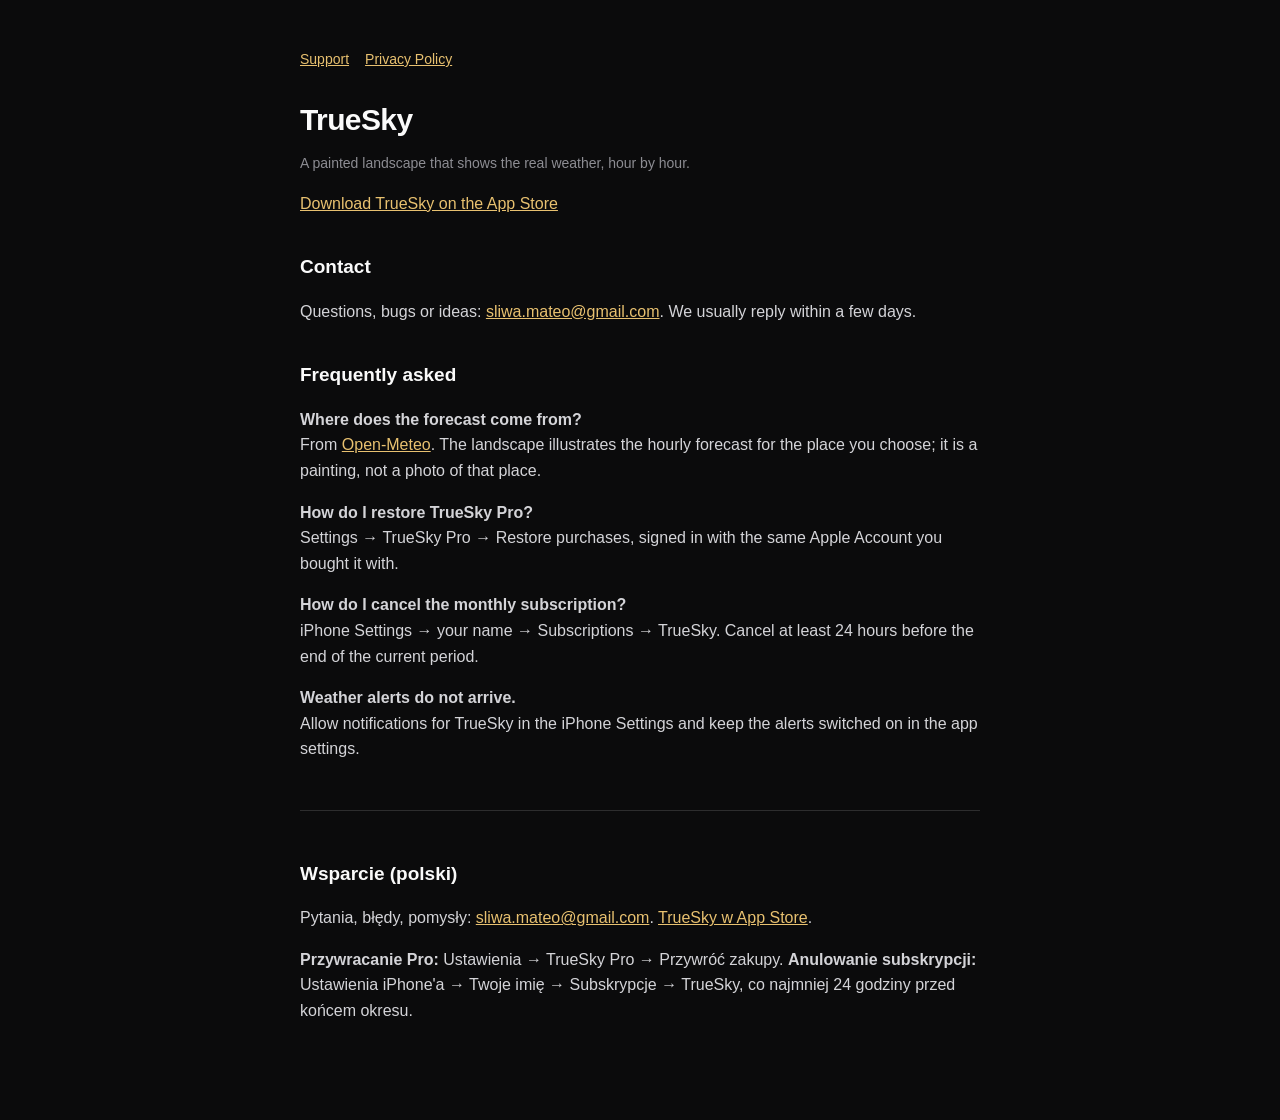
<file: index.html>
<!doctype html><html lang="en"><head><meta charset="utf-8"><meta name="viewport" content="width=device-width,initial-scale=1">
<title>TrueSky: Support</title><link rel="stylesheet" href="style.css"></head><body><main>
<nav><a href="./">Support</a><a href="privacy.html">Privacy Policy</a></nav>
<h1>TrueSky</h1>
<p class="muted">A painted landscape that shows the real weather, hour by hour.</p>
<p><a href="https://apps.apple.com/app/truesky-weather/id6816346955">Download TrueSky on the App Store</a></p>
<h2>Contact</h2>
<p>Questions, bugs or ideas: <a href="mailto:sliwa.mateo@gmail.com">sliwa.mateo@gmail.com</a>. We usually reply within a few days.</p>
<h2>Frequently asked</h2>
<p><strong>Where does the forecast come from?</strong><br>From <a href="https://open-meteo.com/">Open-Meteo</a>. The landscape illustrates the hourly forecast for the place you choose; it is a painting, not a photo of that place.</p>
<p><strong>How do I restore TrueSky Pro?</strong><br>Settings → TrueSky Pro → Restore purchases, signed in with the same Apple Account you bought it with.</p>
<p><strong>How do I cancel the monthly subscription?</strong><br>iPhone Settings → your name → Subscriptions → TrueSky. Cancel at least 24 hours before the end of the current period.</p>
<p><strong>Weather alerts do not arrive.</strong><br>Allow notifications for TrueSky in the iPhone Settings and keep the alerts switched on in the app settings.</p>
<hr>
<h2>Wsparcie (polski)</h2>
<p>Pytania, błędy, pomysły: <a href="mailto:sliwa.mateo@gmail.com">sliwa.mateo@gmail.com</a>. <a href="https://apps.apple.com/pl/app/truesky-weather/id6816346955">TrueSky w App Store</a>.</p>
<p><strong>Przywracanie Pro:</strong> Ustawienia → TrueSky Pro → Przywróć zakupy. <strong>Anulowanie subskrypcji:</strong> Ustawienia iPhone'a → Twoje imię → Subskrypcje → TrueSky, co najmniej 24 godziny przed końcem okresu.</p>
</main></body></html>
</file>
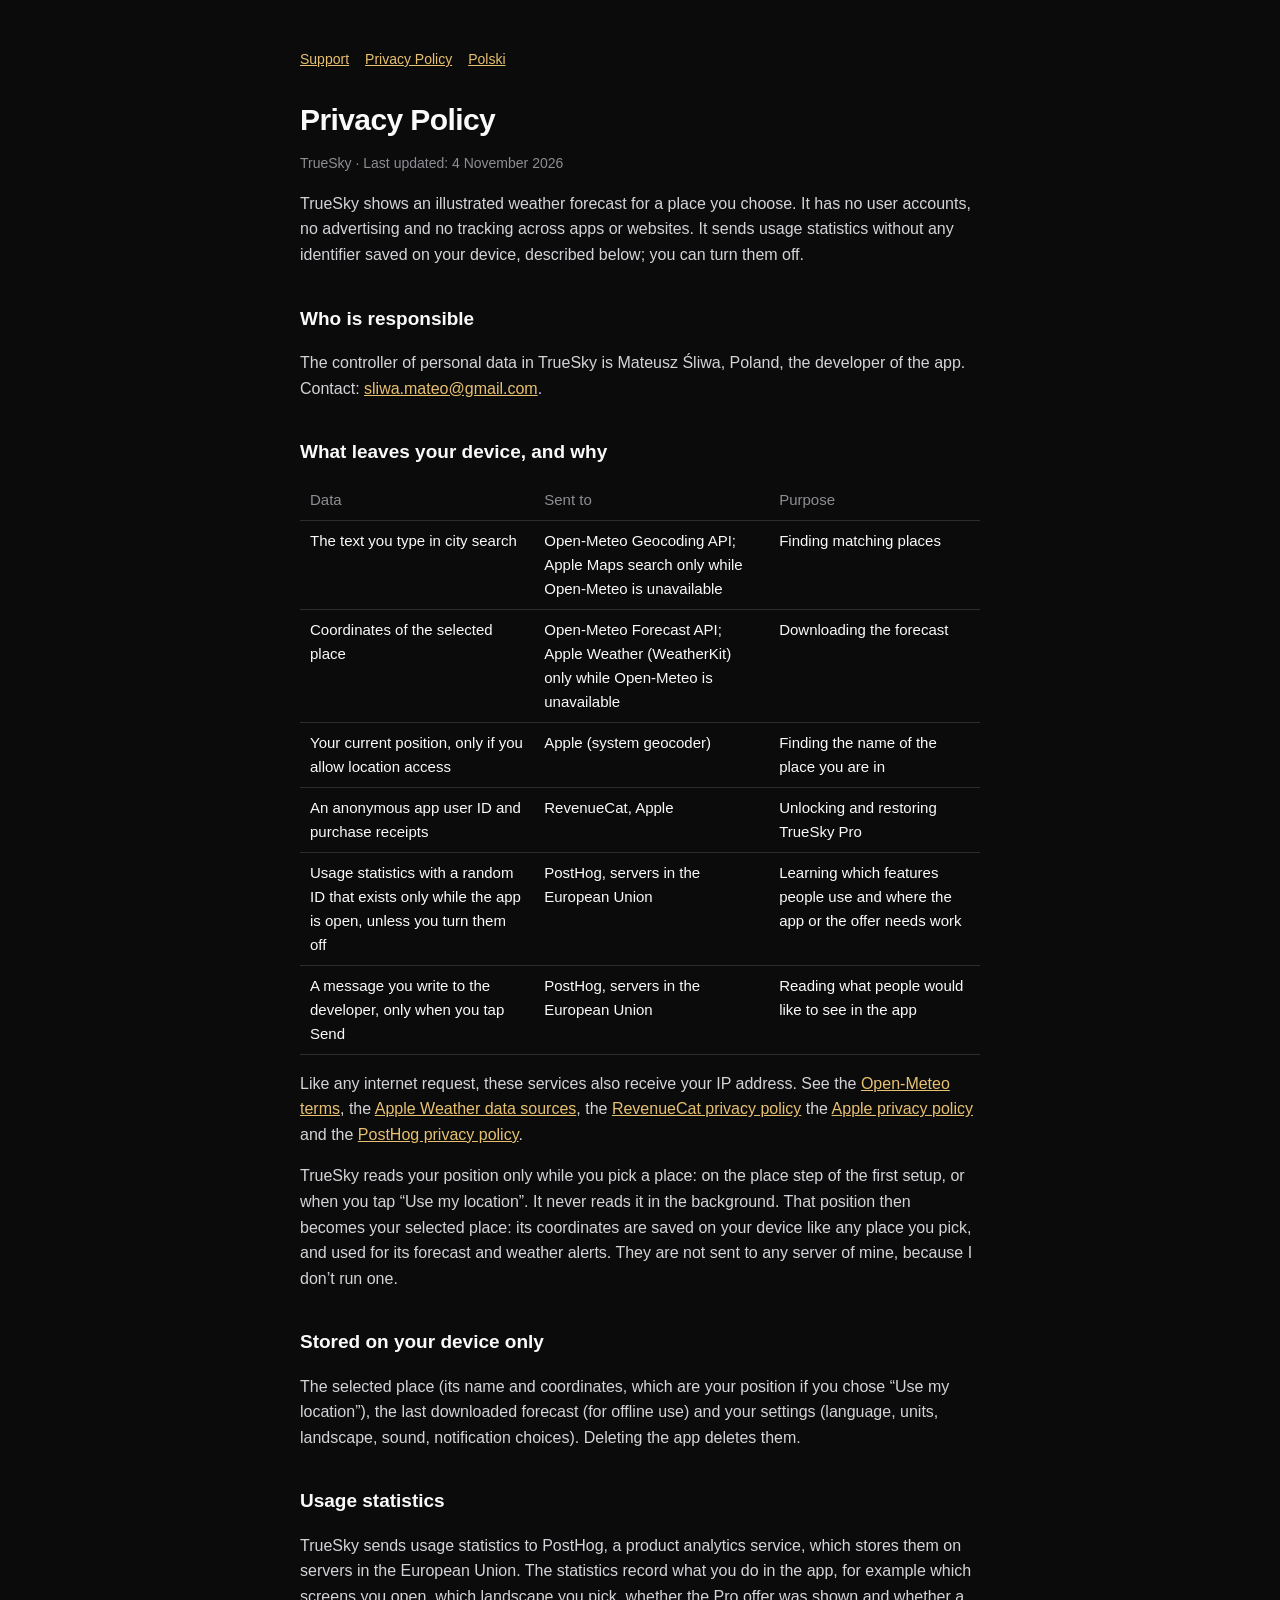
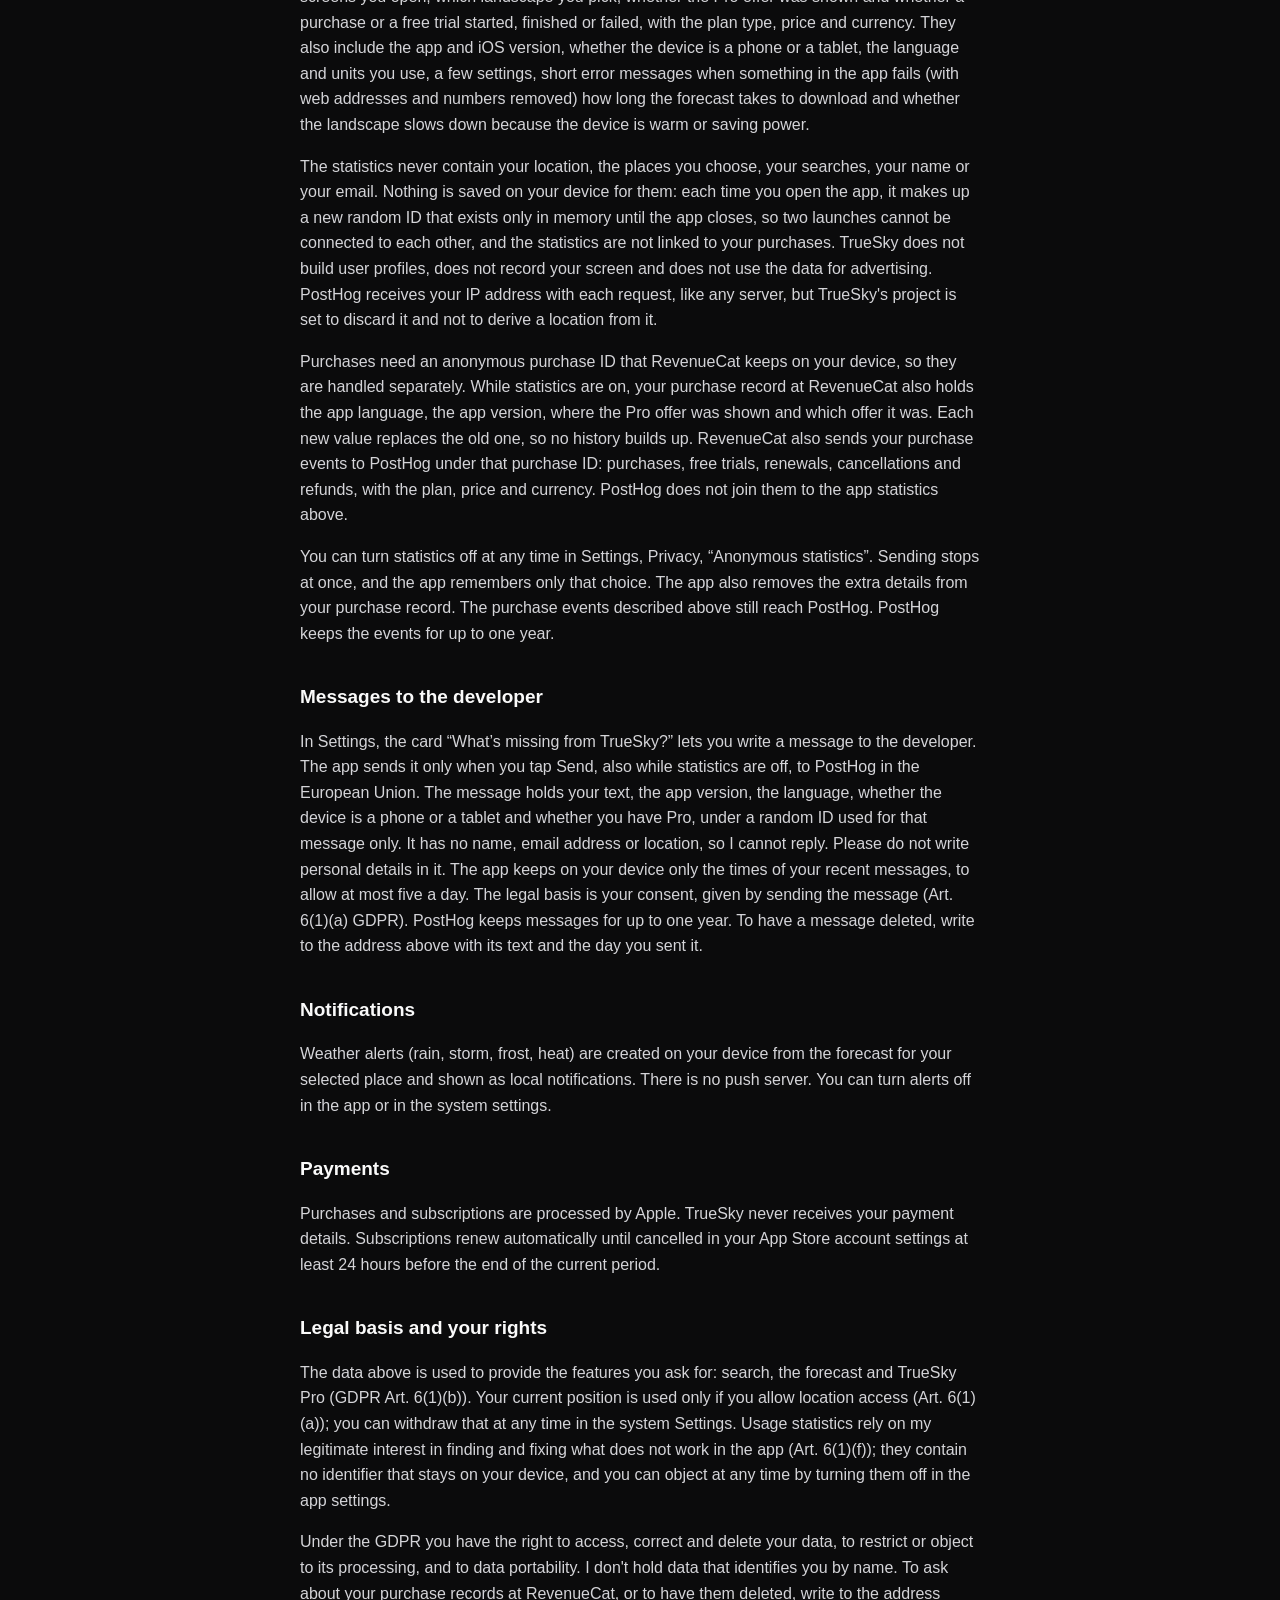
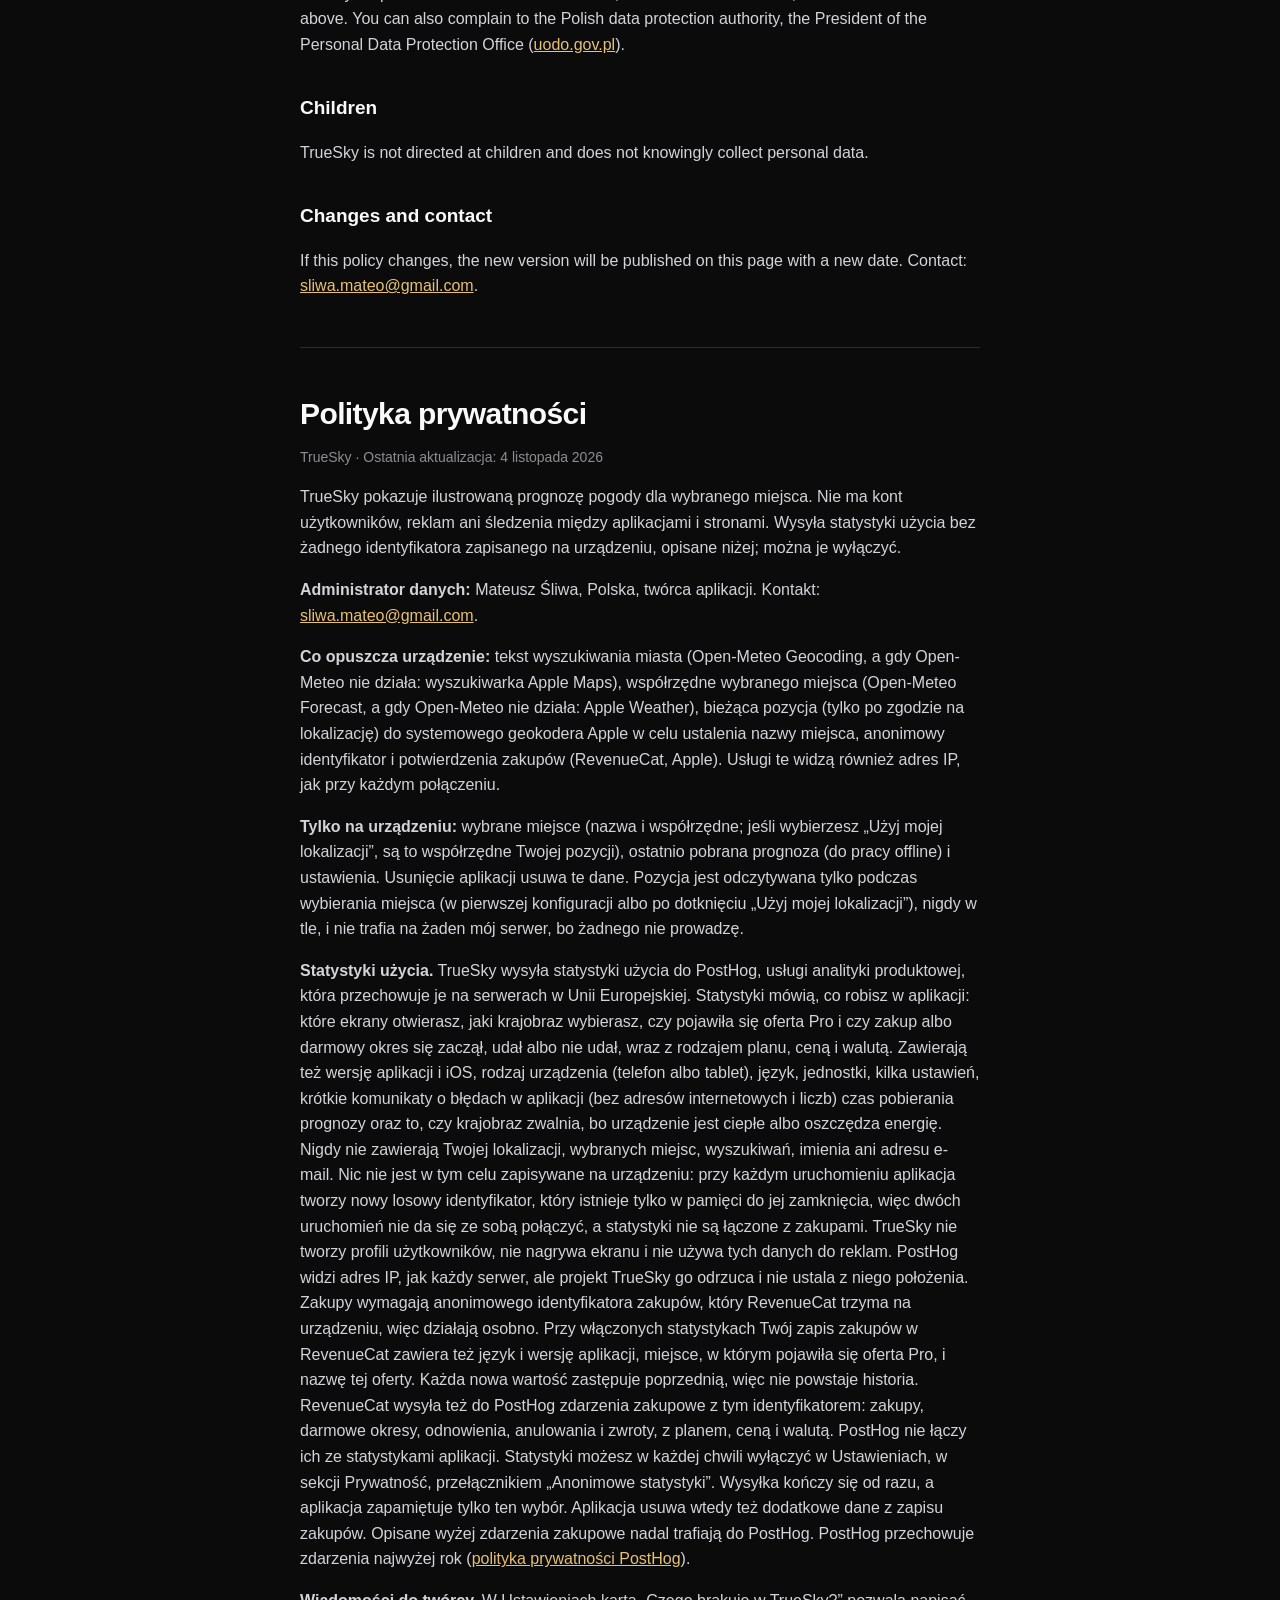
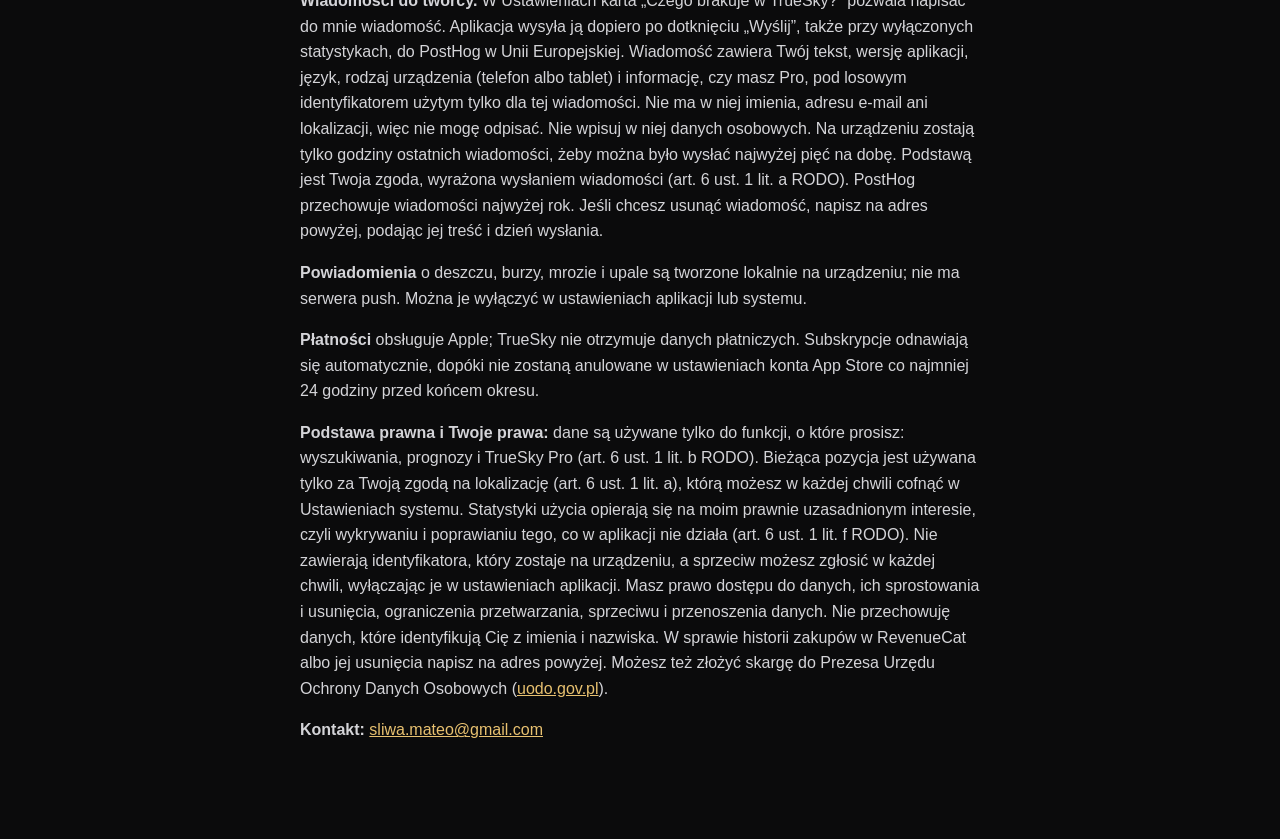
<file: privacy.html>
<!doctype html><html lang="en"><head><meta charset="utf-8"><meta name="viewport" content="width=device-width,initial-scale=1">
<title>TrueSky: Privacy Policy</title><link rel="stylesheet" href="style.css"></head><body><main>
<nav><a href="./">Support</a><a href="privacy.html">Privacy Policy</a><a href="#pl">Polski</a></nav>
<h1>Privacy Policy</h1>
<p class="muted">TrueSky · Last updated: 4 November 2026</p>
<p>TrueSky shows an illustrated weather forecast for a place you choose. It has no user accounts, no advertising and no tracking across apps or websites. It sends usage statistics without any identifier saved on your device, described below; you can turn them off.</p>
<h2>Who is responsible</h2>
<p>The controller of personal data in TrueSky is Mateusz Śliwa, Poland, the developer of the app. Contact: <a href="mailto:sliwa.mateo@gmail.com">sliwa.mateo@gmail.com</a>.</p>
<h2>What leaves your device, and why</h2>
<table><tr><th>Data</th><th>Sent to</th><th>Purpose</th></tr>
<tr><td>The text you type in city search</td><td>Open-Meteo Geocoding API; Apple Maps search only while Open-Meteo is unavailable</td><td>Finding matching places</td></tr>
<tr><td>Coordinates of the selected place</td><td>Open-Meteo Forecast API; Apple Weather (WeatherKit) only while Open-Meteo is unavailable</td><td>Downloading the forecast</td></tr>
<tr><td>Your current position, only if you allow location access</td><td>Apple (system geocoder)</td><td>Finding the name of the place you are in</td></tr>
<tr><td>An anonymous app user ID and purchase receipts</td><td>RevenueCat, Apple</td><td>Unlocking and restoring TrueSky Pro</td></tr>
<tr><td>Usage statistics with a random ID that exists only while the app is open, unless you turn them off</td><td>PostHog, servers in the European Union</td><td>Learning which features people use and where the app or the offer needs work</td></tr>
<tr><td>A message you write to the developer, only when you tap Send</td><td>PostHog, servers in the European Union</td><td>Reading what people would like to see in the app</td></tr></table>
<p>Like any internet request, these services also receive your IP address. See the <a href="https://open-meteo.com/en/terms">Open-Meteo terms</a>, the <a href="https://weatherkit.apple.com/legal-attribution.html">Apple Weather data sources</a>, the <a href="https://www.revenuecat.com/privacy">RevenueCat privacy policy</a> the <a href="https://www.apple.com/legal/privacy/">Apple privacy policy</a> and the <a href="https://posthog.com/privacy">PostHog privacy policy</a>.</p>
<p>TrueSky reads your position only while you pick a place: on the place step of the first setup, or when you tap “Use my location”. It never reads it in the background. That position then becomes your selected place: its coordinates are saved on your device like any place you pick, and used for its forecast and weather alerts. They are not sent to any server of mine, because I don’t run one.</p>
<h2>Stored on your device only</h2>
<p>The selected place (its name and coordinates, which are your position if you chose “Use my location”), the last downloaded forecast (for offline use) and your settings (language, units, landscape, sound, notification choices). Deleting the app deletes them.</p>
<h2>Usage statistics</h2>
<p>TrueSky sends usage statistics to PostHog, a product analytics service, which stores them on servers in the European Union. The statistics record what you do in the app, for example which screens you open, which landscape you pick, whether the Pro offer was shown and whether a purchase or a free trial started, finished or failed, with the plan type, price and currency. They also include the app and iOS version, whether the device is a phone or a tablet, the language and units you use, a few settings, short error messages when something in the app fails (with web addresses and numbers removed) how long the forecast takes to download and whether the landscape slows down because the device is warm or saving power.</p>
<p>The statistics never contain your location, the places you choose, your searches, your name or your email. Nothing is saved on your device for them: each time you open the app, it makes up a new random ID that exists only in memory until the app closes, so two launches cannot be connected to each other, and the statistics are not linked to your purchases. TrueSky does not build user profiles, does not record your screen and does not use the data for advertising. PostHog receives your IP address with each request, like any server, but TrueSky's project is set to discard it and not to derive a location from it.</p>
<p>Purchases need an anonymous purchase ID that RevenueCat keeps on your device, so they are handled separately. While statistics are on, your purchase record at RevenueCat also holds the app language, the app version, where the Pro offer was shown and which offer it was. Each new value replaces the old one, so no history builds up. RevenueCat also sends your purchase events to PostHog under that purchase ID: purchases, free trials, renewals, cancellations and refunds, with the plan, price and currency. PostHog does not join them to the app statistics above.</p>
<p>You can turn statistics off at any time in Settings, Privacy, “Anonymous statistics”. Sending stops at once, and the app remembers only that choice. The app also removes the extra details from your purchase record. The purchase events described above still reach PostHog. PostHog keeps the events for up to one year.</p>
<h2>Messages to the developer</h2>
<p>In Settings, the card “What’s missing from TrueSky?” lets you write a message to the developer. The app sends it only when you tap Send, also while statistics are off, to PostHog in the European Union. The message holds your text, the app version, the language, whether the device is a phone or a tablet and whether you have Pro, under a random ID used for that message only. It has no name, email address or location, so I cannot reply. Please do not write personal details in it. The app keeps on your device only the times of your recent messages, to allow at most five a day. The legal basis is your consent, given by sending the message (Art. 6(1)(a) GDPR). PostHog keeps messages for up to one year. To have a message deleted, write to the address above with its text and the day you sent it.</p>
<h2>Notifications</h2>
<p>Weather alerts (rain, storm, frost, heat) are created on your device from the forecast for your selected place and shown as local notifications. There is no push server. You can turn alerts off in the app or in the system settings.</p>
<h2>Payments</h2>
<p>Purchases and subscriptions are processed by Apple. TrueSky never receives your payment details. Subscriptions renew automatically until cancelled in your App Store account settings at least 24 hours before the end of the current period.</p>
<h2>Legal basis and your rights</h2>
<p>The data above is used to provide the features you ask for: search, the forecast and TrueSky Pro (GDPR Art. 6(1)(b)). Your current position is used only if you allow location access (Art. 6(1)(a)); you can withdraw that at any time in the system Settings. Usage statistics rely on my legitimate interest in finding and fixing what does not work in the app (Art. 6(1)(f)); they contain no identifier that stays on your device, and you can object at any time by turning them off in the app settings.</p>
<p>Under the GDPR you have the right to access, correct and delete your data, to restrict or object to its processing, and to data portability. I don't hold data that identifies you by name. To ask about your purchase records at RevenueCat, or to have them deleted, write to the address above. You can also complain to the Polish data protection authority, the President of the Personal Data Protection Office (<a href="https://uodo.gov.pl/en">uodo.gov.pl</a>).</p>
<h2>Children</h2>
<p>TrueSky is not directed at children and does not knowingly collect personal data.</p>
<h2>Changes and contact</h2>
<p>If this policy changes, the new version will be published on this page with a new date. Contact: <a href="mailto:sliwa.mateo@gmail.com">sliwa.mateo@gmail.com</a>.</p>
<hr>
<h1 id="pl">Polityka prywatności</h1>
<p class="muted">TrueSky · Ostatnia aktualizacja: 4 listopada 2026</p>
<p>TrueSky pokazuje ilustrowaną prognozę pogody dla wybranego miejsca. Nie ma kont użytkowników, reklam ani śledzenia między aplikacjami i stronami. Wysyła statystyki użycia bez żadnego identyfikatora zapisanego na urządzeniu, opisane niżej; można je wyłączyć.</p>
<p><strong>Administrator danych:</strong> Mateusz Śliwa, Polska, twórca aplikacji. Kontakt: <a href="mailto:sliwa.mateo@gmail.com">sliwa.mateo@gmail.com</a>.</p>
<p><strong>Co opuszcza urządzenie:</strong> tekst wyszukiwania miasta (Open-Meteo Geocoding, a gdy Open-Meteo nie działa: wyszukiwarka Apple Maps), współrzędne wybranego miejsca (Open-Meteo Forecast, a gdy Open-Meteo nie działa: Apple Weather), bieżąca pozycja (tylko po zgodzie na lokalizację) do systemowego geokodera Apple w celu ustalenia nazwy miejsca, anonimowy identyfikator i potwierdzenia zakupów (RevenueCat, Apple). Usługi te widzą również adres IP, jak przy każdym połączeniu.</p>
<p><strong>Tylko na urządzeniu:</strong> wybrane miejsce (nazwa i współrzędne; jeśli wybierzesz „Użyj mojej lokalizacji”, są to współrzędne Twojej pozycji), ostatnio pobrana prognoza (do pracy offline) i ustawienia. Usunięcie aplikacji usuwa te dane. Pozycja jest odczytywana tylko podczas wybierania miejsca (w pierwszej konfiguracji albo po dotknięciu „Użyj mojej lokalizacji”), nigdy w tle, i nie trafia na żaden mój serwer, bo żadnego nie prowadzę.</p>
<p><strong>Statystyki użycia.</strong> TrueSky wysyła statystyki użycia do PostHog, usługi analityki produktowej, która przechowuje je na serwerach w Unii Europejskiej. Statystyki mówią, co robisz w aplikacji: które ekrany otwierasz, jaki krajobraz wybierasz, czy pojawiła się oferta Pro i czy zakup albo darmowy okres się zaczął, udał albo nie udał, wraz z rodzajem planu, ceną i walutą. Zawierają też wersję aplikacji i iOS, rodzaj urządzenia (telefon albo tablet), język, jednostki, kilka ustawień, krótkie komunikaty o błędach w aplikacji (bez adresów internetowych i liczb) czas pobierania prognozy oraz to, czy krajobraz zwalnia, bo urządzenie jest ciepłe albo oszczędza energię. Nigdy nie zawierają Twojej lokalizacji, wybranych miejsc, wyszukiwań, imienia ani adresu e-mail. Nic nie jest w tym celu zapisywane na urządzeniu: przy każdym uruchomieniu aplikacja tworzy nowy losowy identyfikator, który istnieje tylko w pamięci do jej zamknięcia, więc dwóch uruchomień nie da się ze sobą połączyć, a statystyki nie są łączone z zakupami. TrueSky nie tworzy profili użytkowników, nie nagrywa ekranu i nie używa tych danych do reklam. PostHog widzi adres IP, jak każdy serwer, ale projekt TrueSky go odrzuca i nie ustala z niego położenia. Zakupy wymagają anonimowego identyfikatora zakupów, który RevenueCat trzyma na urządzeniu, więc działają osobno. Przy włączonych statystykach Twój zapis zakupów w RevenueCat zawiera też język i wersję aplikacji, miejsce, w którym pojawiła się oferta Pro, i nazwę tej oferty. Każda nowa wartość zastępuje poprzednią, więc nie powstaje historia. RevenueCat wysyła też do PostHog zdarzenia zakupowe z tym identyfikatorem: zakupy, darmowe okresy, odnowienia, anulowania i zwroty, z planem, ceną i walutą. PostHog nie łączy ich ze statystykami aplikacji. Statystyki możesz w każdej chwili wyłączyć w Ustawieniach, w sekcji Prywatność, przełącznikiem „Anonimowe statystyki”. Wysyłka kończy się od razu, a aplikacja zapamiętuje tylko ten wybór. Aplikacja usuwa wtedy też dodatkowe dane z zapisu zakupów. Opisane wyżej zdarzenia zakupowe nadal trafiają do PostHog. PostHog przechowuje zdarzenia najwyżej rok (<a href="https://posthog.com/privacy">polityka prywatności PostHog</a>).</p>
<p><strong>Wiadomości do twórcy.</strong> W Ustawieniach karta „Czego brakuje w TrueSky?” pozwala napisać do mnie wiadomość. Aplikacja wysyła ją dopiero po dotknięciu „Wyślij”, także przy wyłączonych statystykach, do PostHog w Unii Europejskiej. Wiadomość zawiera Twój tekst, wersję aplikacji, język, rodzaj urządzenia (telefon albo tablet) i informację, czy masz Pro, pod losowym identyfikatorem użytym tylko dla tej wiadomości. Nie ma w niej imienia, adresu e-mail ani lokalizacji, więc nie mogę odpisać. Nie wpisuj w niej danych osobowych. Na urządzeniu zostają tylko godziny ostatnich wiadomości, żeby można było wysłać najwyżej pięć na dobę. Podstawą jest Twoja zgoda, wyrażona wysłaniem wiadomości (art. 6 ust. 1 lit. a RODO). PostHog przechowuje wiadomości najwyżej rok. Jeśli chcesz usunąć wiadomość, napisz na adres powyżej, podając jej treść i dzień wysłania.</p>
<p><strong>Powiadomienia</strong> o deszczu, burzy, mrozie i upale są tworzone lokalnie na urządzeniu; nie ma serwera push. Można je wyłączyć w ustawieniach aplikacji lub systemu.</p>
<p><strong>Płatności</strong> obsługuje Apple; TrueSky nie otrzymuje danych płatniczych. Subskrypcje odnawiają się automatycznie, dopóki nie zostaną anulowane w ustawieniach konta App Store co najmniej 24 godziny przed końcem okresu.</p>
<p><strong>Podstawa prawna i Twoje prawa:</strong> dane są używane tylko do funkcji, o które prosisz: wyszukiwania, prognozy i TrueSky Pro (art. 6 ust. 1 lit. b RODO). Bieżąca pozycja jest używana tylko za Twoją zgodą na lokalizację (art. 6 ust. 1 lit. a), którą możesz w każdej chwili cofnąć w Ustawieniach systemu. Statystyki użycia opierają się na moim prawnie uzasadnionym interesie, czyli wykrywaniu i poprawianiu tego, co w aplikacji nie działa (art. 6 ust. 1 lit. f RODO). Nie zawierają identyfikatora, który zostaje na urządzeniu, a sprzeciw możesz zgłosić w każdej chwili, wyłączając je w ustawieniach aplikacji. Masz prawo dostępu do danych, ich sprostowania i usunięcia, ograniczenia przetwarzania, sprzeciwu i przenoszenia danych. Nie przechowuję danych, które identyfikują Cię z imienia i nazwiska. W sprawie historii zakupów w RevenueCat albo jej usunięcia napisz na adres powyżej. Możesz też złożyć skargę do Prezesa Urzędu Ochrony Danych Osobowych (<a href="https://uodo.gov.pl/">uodo.gov.pl</a>).</p>
<p><strong>Kontakt:</strong> <a href="mailto:sliwa.mateo@gmail.com">sliwa.mateo@gmail.com</a></p>
</main></body></html>
</file>
<file: style.css>
:root { color-scheme: dark; }
body { margin: 0; background: #0b0b0c; color: #fafafa; font: 16px/1.6 -apple-system, BlinkMacSystemFont, "Segoe UI", Roboto, sans-serif; }
main { max-width: 680px; margin: 0 auto; padding: 48px 22px 80px; }
h1 { font-size: 30px; line-height: 1.2; letter-spacing: -.02em; margin: 0 0 6px; }
h2 { font-size: 19px; margin: 36px 0 8px; }
p, li { color: #d4d4d8; }
.muted { color: #8d8d93; font-size: 14px; }
a { color: #e8c170; }
table { width: 100%; border-collapse: collapse; margin: 12px 0; font-size: 15px; }
th, td { text-align: left; vertical-align: top; padding: 8px 10px; border-bottom: 1px solid #ffffff24; }
th { color: #8d8d93; font-weight: 500; }
nav { margin-bottom: 32px; font-size: 14px; }
nav a { margin-right: 16px; }
hr { border: 0; border-top: 1px solid #ffffff24; margin: 48px 0; }
</file>
